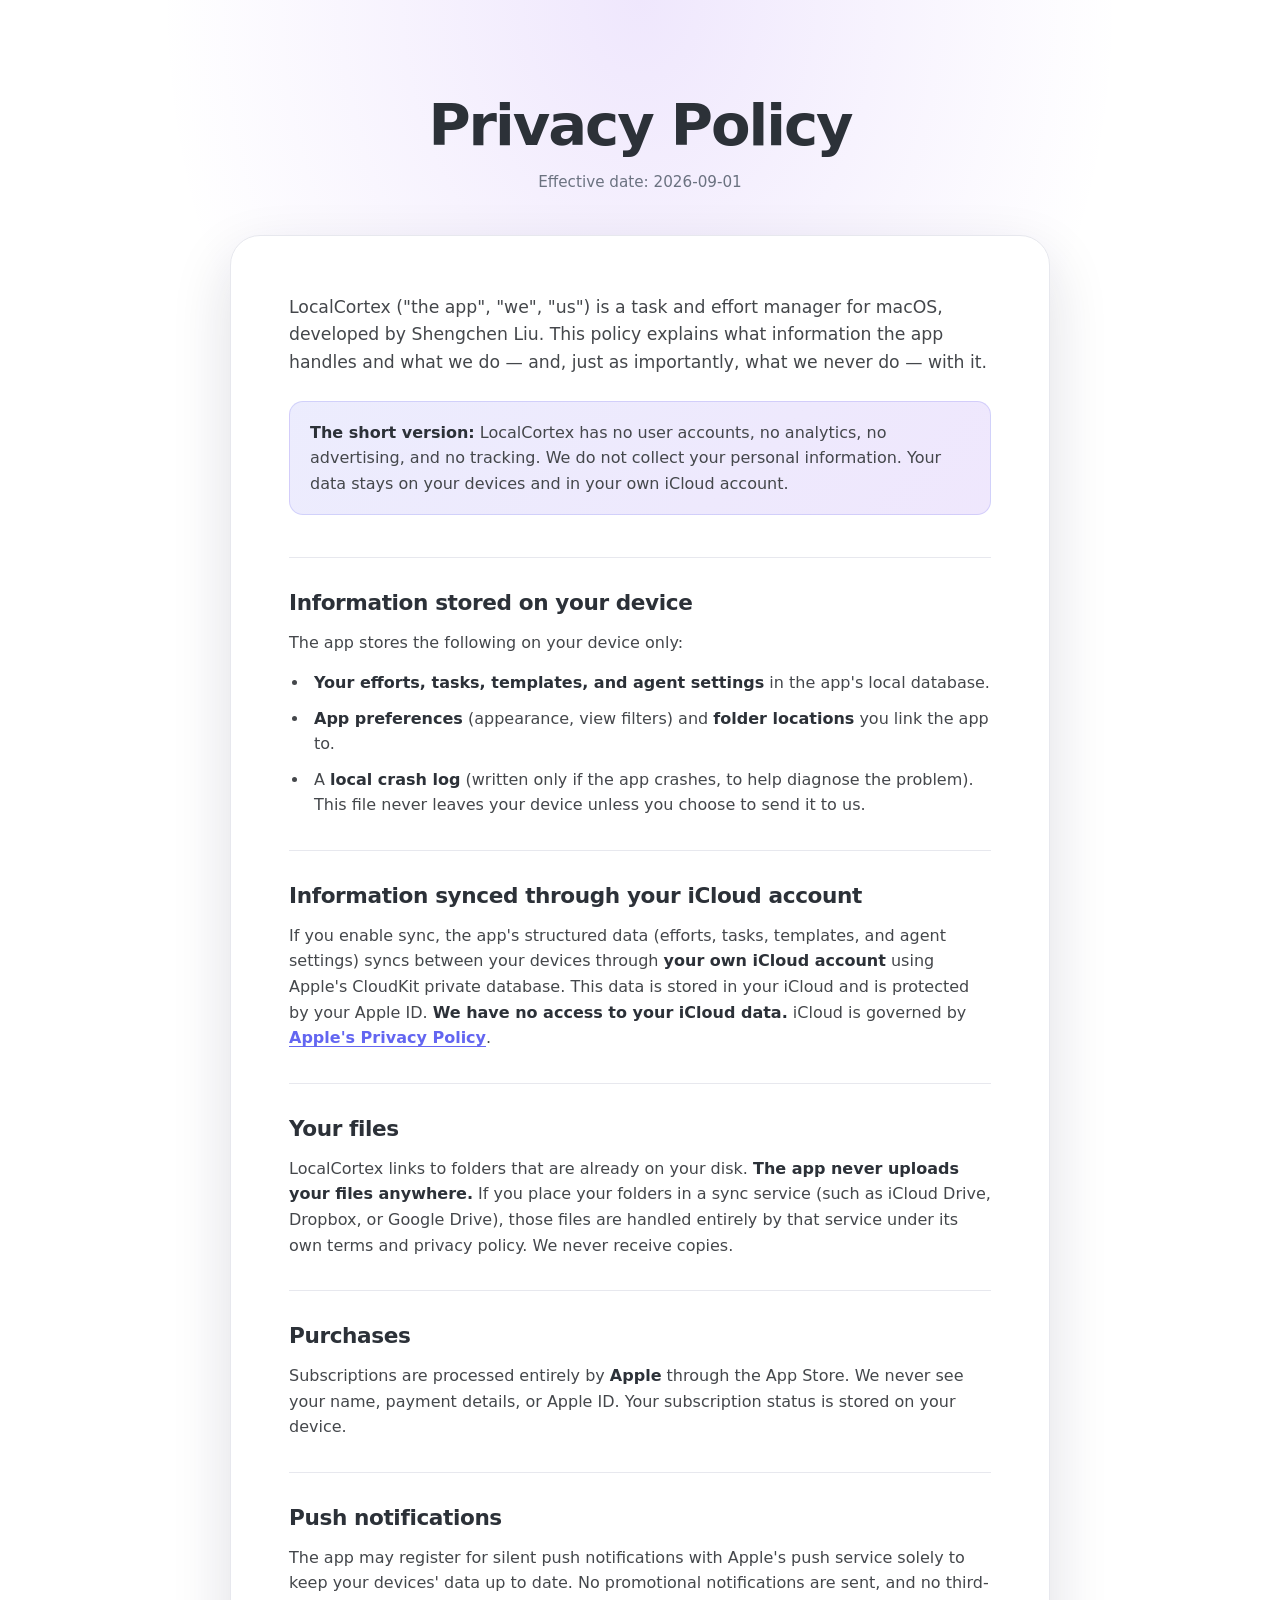
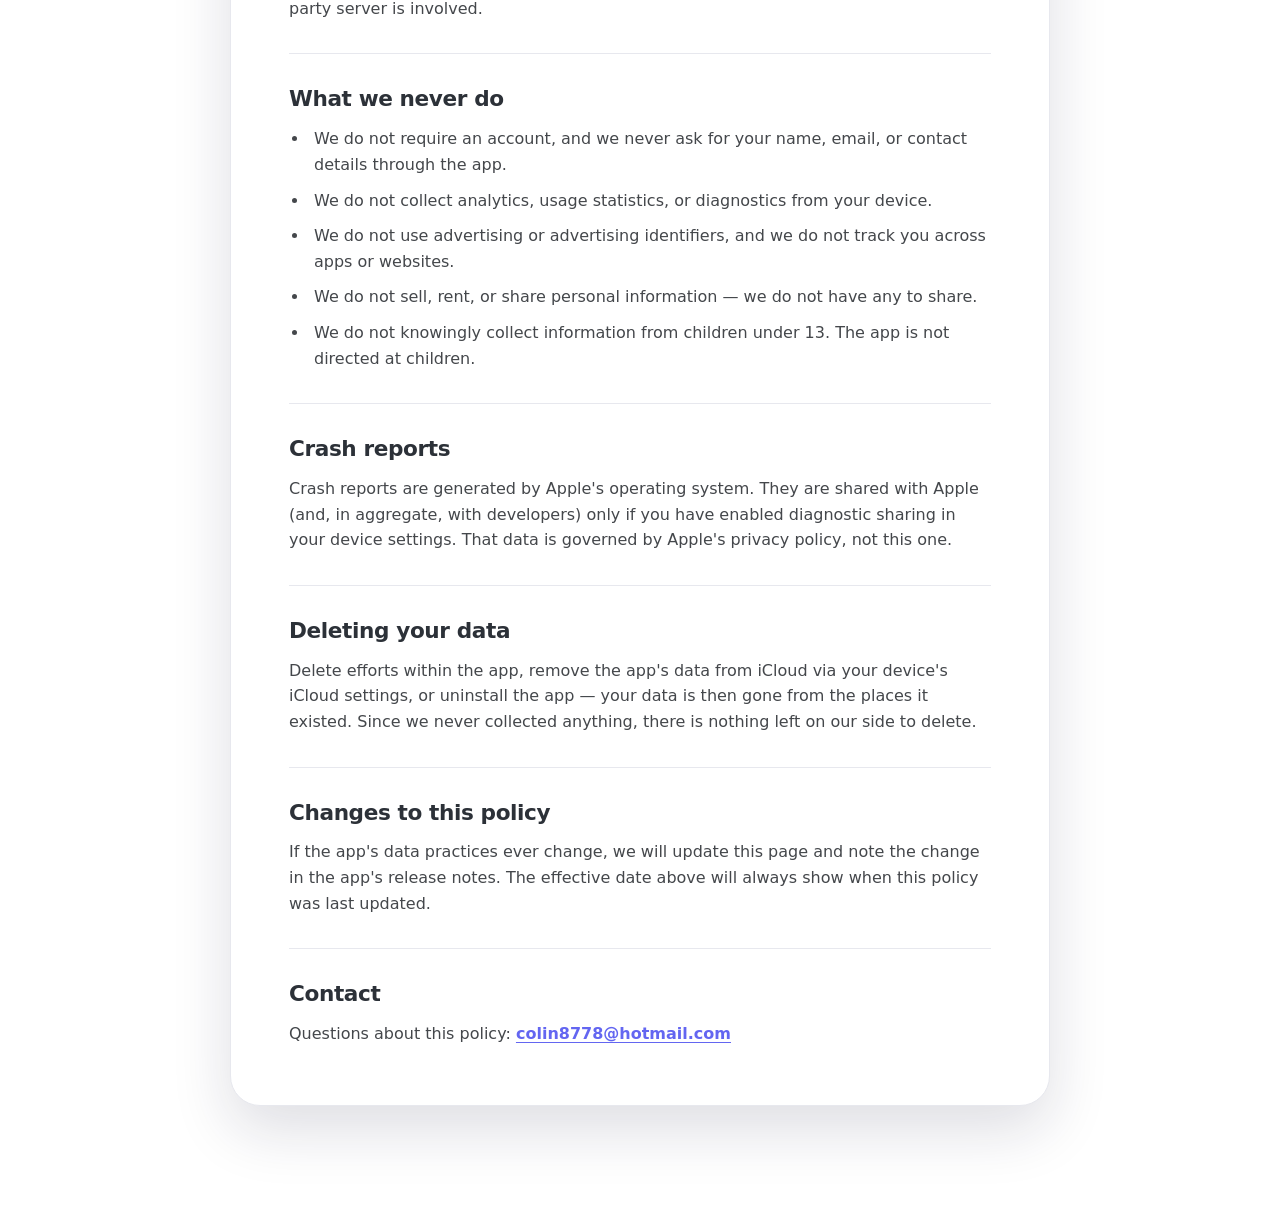
<file: privacy.html>
<!DOCTYPE html>
<html lang="en">
<head>
  <meta charset="UTF-8">
  <meta name="viewport" content="width=device-width, initial-scale=1.0">
  <title>Privacy Policy — LocalCortex</title>
  <meta name="description" content="LocalCortex Privacy Policy. Learn what information LocalCortex handles and what we never do with it.">
  <meta name="theme-color" content="#6366F1">
  <link rel="canonical" href="https://lingforcc.github.io/LocalCortex-productsite/privacy.html">
  <link rel="icon" type="image/svg+xml" href="assets/favicon.svg">
  <link rel="apple-touch-icon" href="assets/icon.svg">
  <link rel="stylesheet" href="css/styles.css?v=8">
</head>
<body>
  <a class="skip-link" href="#main">Skip to content</a>

  <main id="main" class="legal-page">
    <div class="legal-page__inner">
      <header class="legal-page__header">
        <h1 class="legal-page__title">Privacy Policy</h1>
        <p class="legal-page__effective">Effective date: <time datetime="2026-09-01">2026-09-01</time></p>
      </header>

      <article class="legal-card">
        <p class="legal-card__intro">
          LocalCortex ("the app", "we", "us") is a task and effort manager for macOS,
          developed by Shengchen Liu. This policy explains what
          information the app handles and what we do — and, just as importantly, what we
          never do — with it.
        </p>

        <p class="legal-card__summary">
          <strong>The short version:</strong> LocalCortex has no user accounts, no analytics, no
          advertising, and no tracking. We do not collect your personal information.
          Your data stays on your devices and in your own iCloud account.
        </p>

        <section class="legal-section" aria-labelledby="stored-on-device">
          <h2 id="stored-on-device">Information stored on your device</h2>
          <p>The app stores the following on your device only:</p>
          <ul>
            <li><strong>Your efforts, tasks, templates, and agent settings</strong> in the app's local database.</li>
            <li><strong>App preferences</strong> (appearance, view filters) and <strong>folder locations</strong> you link the app to.</li>
            <li>A <strong>local crash log</strong> (written only if the app crashes, to help diagnose the problem). This file never leaves your device unless you choose to send it to us.</li>
          </ul>
        </section>

        <section class="legal-section" aria-labelledby="icloud">
          <h2 id="icloud">Information synced through your iCloud account</h2>
          <p>
            If you enable sync, the app's structured data (efforts, tasks, templates, and
            agent settings) syncs between your devices through <strong>your own iCloud account</strong>
            using Apple's CloudKit private database. This data is stored in your iCloud and
            is protected by your Apple ID. <strong>We have no access to your iCloud data.</strong>
            iCloud is governed by <a href="https://www.apple.com/legal/privacy/" rel="noopener noreferrer">Apple's Privacy Policy</a>.
          </p>
        </section>

        <section class="legal-section" aria-labelledby="your-files">
          <h2 id="your-files">Your files</h2>
          <p>
            LocalCortex links to folders that are already on your disk. <strong>The app never
            uploads your files anywhere.</strong> If you place your folders in a sync service
            (such as iCloud Drive, Dropbox, or Google Drive), those files are handled
            entirely by that service under its own terms and privacy policy. We never
            receive copies.
          </p>
        </section>

        <section class="legal-section" aria-labelledby="purchases">
          <h2 id="purchases">Purchases</h2>
          <p>
            Subscriptions are processed entirely by <strong>Apple</strong> through the App Store.
            We never see your name, payment details, or Apple ID. Your subscription status is
            stored on your device.
          </p>
        </section>

        <section class="legal-section" aria-labelledby="push-notifications">
          <h2 id="push-notifications">Push notifications</h2>
          <p>
            The app may register for silent push notifications with Apple's push service
            solely to keep your devices' data up to date. No promotional notifications are
            sent, and no third-party server is involved.
          </p>
        </section>

        <section class="legal-section" aria-labelledby="never-do">
          <h2 id="never-do">What we never do</h2>
          <ul>
            <li>We do not require an account, and we never ask for your name, email, or contact details through the app.</li>
            <li>We do not collect analytics, usage statistics, or diagnostics from your device.</li>
            <li>We do not use advertising or advertising identifiers, and we do not track you across apps or websites.</li>
            <li>We do not sell, rent, or share personal information — we do not have any to share.</li>
            <li>We do not knowingly collect information from children under 13. The app is not directed at children.</li>
          </ul>
        </section>

        <section class="legal-section" aria-labelledby="crash-reports">
          <h2 id="crash-reports">Crash reports</h2>
          <p>
            Crash reports are generated by Apple's operating system. They are shared with
            Apple (and, in aggregate, with developers) only if you have enabled diagnostic
            sharing in your device settings. That data is governed by Apple's privacy
            policy, not this one.
          </p>
        </section>

        <section class="legal-section" aria-labelledby="deleting-data">
          <h2 id="deleting-data">Deleting your data</h2>
          <p>
            Delete efforts within the app, remove the app's data from iCloud via your
            device's iCloud settings, or uninstall the app — your data is then gone from
            the places it existed. Since we never collected anything, there is nothing
            left on our side to delete.
          </p>
        </section>

        <section class="legal-section" aria-labelledby="policy-changes">
          <h2 id="policy-changes">Changes to this policy</h2>
          <p>
            If the app's data practices ever change, we will update this page and note the
            change in the app's release notes. The effective date above will always show
            when this policy was last updated.
          </p>
        </section>

        <section class="legal-section" aria-labelledby="contact">
          <h2 id="contact">Contact</h2>
          <p>Questions about this policy: <a href="mailto:colin8778@hotmail.com">colin8778@hotmail.com</a></p>
        </section>
      </article>
    </div>
  </main>

</body>
</html>
</file>
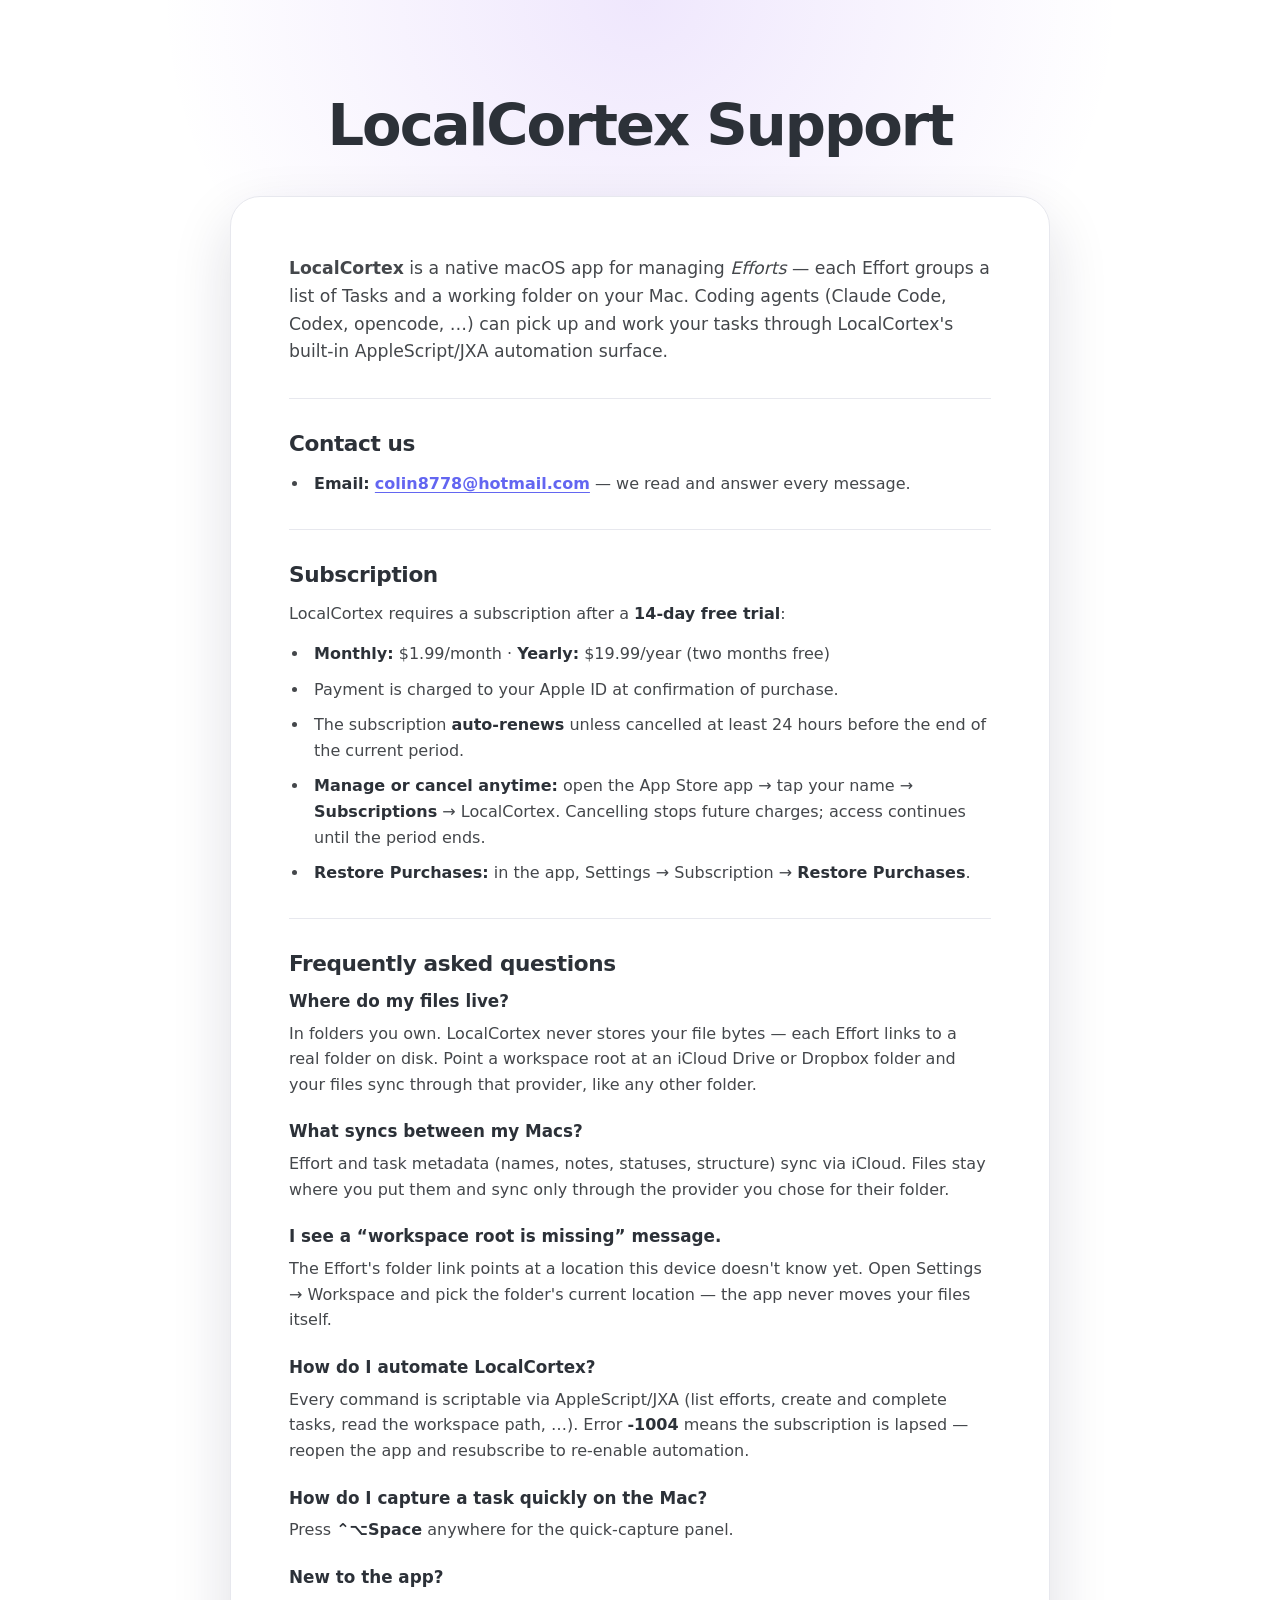
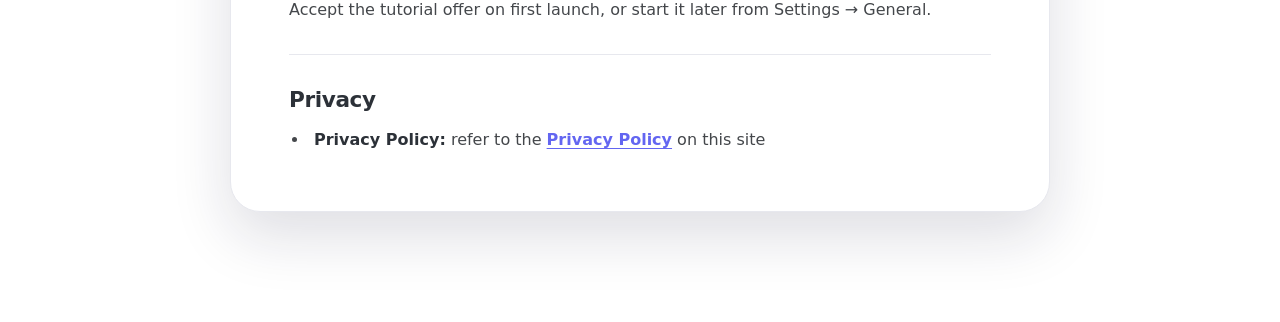
<file: support.html>
<!DOCTYPE html>
<html lang="en">
<head>
  <meta charset="UTF-8">
  <meta name="viewport" content="width=device-width, initial-scale=1.0">
  <title>Support — LocalCortex</title>
  <meta name="description" content="Get help with LocalCortex, subscriptions, syncing, workspace folders, and automation.">
  <meta name="theme-color" content="#6366F1">
  <link rel="canonical" href="https://lingforcc.github.io/LocalCortex-productsite/support.html">
  <link rel="icon" type="image/svg+xml" href="assets/favicon.svg">
  <link rel="apple-touch-icon" href="assets/icon.svg">
  <link rel="stylesheet" href="css/styles.css?v=8">
</head>
<body>
  <a class="skip-link" href="#main">Skip to content</a>

  <main id="main" class="legal-page">
    <div class="legal-page__inner">
      <header class="legal-page__header">
        <h1 class="legal-page__title">LocalCortex Support</h1>
      </header>

      <article class="legal-card">
        <p class="legal-card__intro">
          <strong>LocalCortex</strong> is a native macOS app for managing
          <em>Efforts</em> — each Effort groups a list of Tasks and a working folder on
          your Mac. Coding agents (Claude Code, Codex, opencode, …) can pick up and work
          your tasks through LocalCortex's built-in AppleScript/JXA automation surface.
        </p>

        <section class="legal-section" aria-labelledby="contact-us">
          <h2 id="contact-us">Contact us</h2>
          <ul>
            <li><strong>Email:</strong> <a href="mailto:colin8778@hotmail.com">colin8778@hotmail.com</a> — we read and answer every message.</li>
          </ul>
        </section>

        <section class="legal-section" aria-labelledby="subscription">
          <h2 id="subscription">Subscription</h2>
          <p>LocalCortex requires a subscription after a <strong>14-day free trial</strong>:</p>
          <ul>
            <li><strong>Monthly:</strong> $1.99/month · <strong>Yearly:</strong> $19.99/year (two months free)</li>
            <li>Payment is charged to your Apple ID at confirmation of purchase.</li>
            <li>The subscription <strong>auto-renews</strong> unless cancelled at least 24 hours before the end of the current period.</li>
            <li><strong>Manage or cancel anytime:</strong> open the App Store app → tap your name → <strong>Subscriptions</strong> → LocalCortex. Cancelling stops future charges; access continues until the period ends.</li>
            <li><strong>Restore Purchases:</strong> in the app, Settings → Subscription → <strong>Restore Purchases</strong>.</li>
          </ul>
        </section>

        <section class="legal-section" aria-labelledby="faq">
          <h2 id="faq">Frequently asked questions</h2>

          <div class="faq-item">
            <h3 class="faq-question">Where do my files live?</h3>
            <p>
              In folders you own. LocalCortex never stores your file bytes — each Effort
              links to a real folder on disk. Point a workspace root at an iCloud Drive
              or Dropbox folder and your files sync through that provider, like any
              other folder.
            </p>
          </div>

          <div class="faq-item">
            <h3 class="faq-question">What syncs between my Macs?</h3>
            <p>
              Effort and task metadata (names, notes, statuses, structure) sync via
              iCloud. Files stay where you put them and sync only through the provider
              you chose for their folder.
            </p>
          </div>

          <div class="faq-item">
            <h3 class="faq-question">I see a “workspace root is missing” message.</h3>
            <p>
              The Effort's folder link points at a location this device doesn't know
              yet. Open Settings → Workspace and pick the folder's current location —
              the app never moves your files itself.
            </p>
          </div>

          <div class="faq-item">
            <h3 class="faq-question">How do I automate LocalCortex?</h3>
            <p>
              Every command is scriptable via AppleScript/JXA (list efforts, create and
              complete tasks, read the workspace path, …). Error <strong>-1004</strong>
              means the subscription is lapsed — reopen the app and resubscribe to
              re-enable automation.
            </p>
          </div>

          <div class="faq-item">
            <h3 class="faq-question">How do I capture a task quickly on the Mac?</h3>
            <p>Press <strong>⌃⌥Space</strong> anywhere for the quick-capture panel.</p>
          </div>

          <div class="faq-item">
            <h3 class="faq-question">New to the app?</h3>
            <p>
              Accept the tutorial offer on first launch, or start it later from
              Settings → General.
            </p>
          </div>
        </section>

        <section class="legal-section" aria-labelledby="privacy">
          <h2 id="privacy">Privacy</h2>
          <ul>
            <li><strong>Privacy Policy:</strong> refer to the <a href="privacy.html">Privacy Policy</a> on this site</li>
          </ul>
        </section>
      </article>
    </div>
  </main>
</body>
</html>
</file>
<file: css/styles.css>
/* =================================================================
   LocalCortex — product site
   Hand-written CSS, no build step. Mobile-first, dark-mode aware.
   Brand palette sourced from the app icon + in-app DesignTokens.
   ================================================================= */

/* ---------- Design tokens ---------- */
:root {
  /* Brand gradient (from assets/icon.svg) */
  --brand-1: #6366F1;   /* indigo  */
  --brand-2: #7C3AED;   /* violet  */
  --brand-3: #4C1D95;   /* deep purple */
  --brand-grad: linear-gradient(135deg, var(--brand-1) 0%, var(--brand-2) 55%, var(--brand-3) 100%);
  --brand-soft: linear-gradient(135deg, rgba(99,102,241,.12), rgba(124,58,237,.12));

  /* In-app accent (DesignTokens.swift accentBlue) */
  --accent: #5B86D9;
  --accent-strong: #4a72c4;

  /* Light theme surfaces */
  --bg:            #ffffff;
  --bg-alt:        #f6f7fb;   /* alternating feature band */
  --bg-elevated:   #ffffff;
  --bg-tinted:     #f2f3f8;
  --border:        #e7e8ee;
  --border-strong: #d7d9e2;

  /* Text */
  --text:        #2c3138;
  --text-soft:   #44474b;
  --text-muted:  #6b7280;
  --text-faint:  #9aa0ab;

  /* Shot placeholders */
  --shot-bg:      linear-gradient(160deg, #fbfbfe, #eef0f7);
  --shot-border:  #dcdde5;
  --shot-text:    #8a8f9c;

  /* Radii + shadows */
  --r-sm: 8px;
  --r-md: 14px;
  --r-lg: 22px;
  --r-xl: 30px;
  --shadow-sm: 0 2px 8px rgba(20, 20, 50, .05);
  --shadow-md: 0 10px 34px rgba(20, 20, 60, .09);
  --shadow-lg: 0 24px 60px rgba(20, 20, 60, .14);

  /* Layout */
  --maxw: 1120px;
  --nav-h: 64px;

  --font: -apple-system, BlinkMacSystemFont, "SF Pro Display", "SF Pro Text",
          "Segoe UI", Roboto, system-ui, sans-serif;
  --mono: ui-monospace, "SF Mono", SFMono-Regular, Menlo, Monaco, Consolas, monospace;
}

@media (prefers-color-scheme: dark) {
  :root {
    --bg:            #0e0e12;
    --bg-alt:        #131319;
    --bg-elevated:   #1c1c22;
    --bg-tinted:     #202028;
    --border:        #2a2a33;
    --border-strong: #38384380;

    --text:        #f3f4f8;
    --text-soft:   #d6d8e0;
    --text-muted:  #9aa0ad;
    --text-faint:  #6b7180;

    --shot-bg:      linear-gradient(160deg, #1e1e26, #16161c);
    --shot-border:  #2e2e38;
    --shot-text:    #6b7180;

    --shadow-sm: 0 2px 8px rgba(0, 0, 0, .3);
    --shadow-md: 0 10px 34px rgba(0, 0, 0, .42);
    --shadow-lg: 0 24px 60px rgba(0, 0, 0, .55);
  }
}

/* ---------- Reset ---------- */
*, *::before, *::after { box-sizing: border-box; }
* { margin: 0; }
html { scroll-behavior: smooth; -webkit-text-size-adjust: 100%; }
body {
  font-family: var(--font);
  background: var(--bg);
  color: var(--text);
  line-height: 1.6;
  -webkit-font-smoothing: antialiased;
  -moz-osx-font-smoothing: grayscale;
  text-rendering: optimizeLegibility;
}
img, svg { display: block; max-width: 100%; }
a { color: inherit; text-decoration: none; }
ul { list-style: none; padding: 0; }
button { font: inherit; cursor: pointer; border: 0; background: none; color: inherit; }
code, kbd, pre { font-family: var(--mono); }

:focus-visible {
  outline: 2px solid var(--accent);
  outline-offset: 2px;
  border-radius: 4px;
}

.skip-link {
  position: absolute; left: -9999px; top: 0; z-index: 1000;
  background: var(--brand-1); color: #fff; padding: 10px 16px; border-radius: 0 0 8px 0;
}
.skip-link:focus { left: 0; }

/* ---------- Buttons ---------- */
.btn {
  display: inline-flex; align-items: center; justify-content: center; gap: 8px;
  font-weight: 600; font-size: .95rem;
  border-radius: var(--r-md);
  padding: 11px 20px;
  transition: transform .15s ease, box-shadow .2s ease, background .2s ease, opacity .2s ease;
  white-space: nowrap;
}
.btn--sm  { padding: 8px 16px; font-size: .875rem; }
.btn--lg  { padding: 15px 28px; font-size: 1.05rem; }

.btn--primary {
  background: var(--brand-grad);
  color: #fff;
  box-shadow: 0 6px 20px rgba(99, 102, 241, .32);
}
.btn--primary:hover { transform: translateY(-2px); box-shadow: 0 12px 28px rgba(99, 102, 241, .42); }
.btn--primary:active { transform: translateY(0); }

.btn--ghost {
  background: transparent;
  color: var(--text);
  border: 1px solid var(--border-strong);
}
.btn--ghost:hover { background: var(--bg-tinted); border-color: var(--accent); }

.btn--store {
  flex-direction: column; align-items: flex-start; gap: 0;
  background: #000; color: #fff;
  padding: 10px 18px; border-radius: var(--r-md);
  min-width: 150px;
}
.btn--store:hover { opacity: .85; }
.btn__store-top { font-size: .7rem; line-height: 1; }
.btn__store-bottom { font-size: 1.05rem; font-weight: 600; line-height: 1.2; }

/* =================================================================
   NAV
   ================================================================= */
.nav {
  position: sticky; top: 0; z-index: 100;
  background: rgba(255,255,255,.72);
  backdrop-filter: saturate(180%) blur(20px);
  -webkit-backdrop-filter: saturate(180%) blur(20px);
  border-bottom: 1px solid transparent;
  transition: border-color .25s ease, background .25s ease;
}
.nav.is-scrolled { border-bottom-color: var(--border); }
@media (prefers-color-scheme: dark) {
  .nav { background: rgba(14,14,18,.72); }
}

.nav__inner {
  max-width: var(--maxw); margin: 0 auto;
  height: var(--nav-h); padding: 0 24px;
  display: flex; align-items: center; gap: 20px;
}
.nav__brand { display: inline-flex; align-items: center; gap: 10px; font-weight: 700; font-size: 1.05rem; letter-spacing: -.01em; }
.nav__logo { border-radius: 7px; box-shadow: var(--shadow-sm); }

.nav__links { display: flex; gap: 26px; margin-left: auto; }
.nav__links a {
  color: var(--text-soft); font-weight: 500; font-size: .95rem;
  position: relative; padding: 6px 0;
}
.nav__links a::after {
  content: ""; position: absolute; left: 0; bottom: 0; height: 2px; width: 0;
  background: var(--brand-grad); transition: width .2s ease;
}
.nav__links a:hover { color: var(--text); }
.nav__links a:hover::after { width: 100%; }

.nav__cta { margin-left: auto; }
.nav__toggle { display: none; }

.nav__mobile {
  display: none;
  flex-direction: column; gap: 8px;
  padding: 0 24px 18px;
  background: var(--bg);
  border-bottom: 1px solid var(--border);
}
.nav__mobile a { padding: 12px 4px; color: var(--text-soft); font-weight: 500; }
.nav__mobile .btn { margin-top: 8px; }

/* =================================================================
   HERO
   ================================================================= */
.hero {
  padding: calc(var(--nav-h) + 56px) 24px 80px;
  position: relative; overflow: hidden;
}
.hero::before {
  /* Soft brand glow behind hero */
  content: ""; position: absolute; inset: -20% -10% auto -10%; height: 540px;
  background: radial-gradient(60% 50% at 50% 0%, rgba(124,58,237,.18), rgba(99,102,241,.10) 40%, transparent 70%);
  pointer-events: none; z-index: 0;
}
.hero__inner {
  max-width: var(--maxw); margin: 0 auto;
  display: grid; grid-template-columns: 1.05fr .95fr; gap: 60px; align-items: center;
  position: relative; z-index: 1;
}
.hero__icon {
  width: 84px; height: 84px; border-radius: 20px;
  box-shadow: var(--shadow-md); margin-bottom: 28px;
}
.hero__title {
  font-size: clamp(2.4rem, 5.2vw, 3.7rem);
  line-height: 1.04; letter-spacing: -.035em; font-weight: 800;
  margin-bottom: 22px;
}
.hero__sub {
  font-size: 1.16rem; color: var(--text-soft); max-width: 540px; margin-bottom: 32px;
}
.hero__sub strong { color: var(--text); }
.hero__actions { display: flex; flex-wrap: wrap; gap: 14px; margin-bottom: 22px; }
.hero__meta { color: var(--text-muted); font-size: .9rem; }

/* =================================================================
   FEATURE SECTIONS (alternating)
   ================================================================= */
.feature {
  padding: 90px 24px;
  background: var(--bg);
  border-top: 1px solid var(--border);
}
.feature--alt { background: var(--bg-alt); }

.feature__inner {
  max-width: var(--maxw); margin: 0 auto;
  display: grid; grid-template-columns: 1fr 1fr; gap: 64px; align-items: center;
}
/* Alternate order: every other .feature puts the visual on the right by default;
   .feature--alt markup already has the visual first, so we flip text/visual via order. */
.feature--alt .feature__text  { order: 2; }
.feature--alt .feature__visual { order: 1; }

.eyebrow {
  text-transform: uppercase; letter-spacing: .12em; font-size: .76rem;
  font-weight: 700; color: var(--brand-2); margin-bottom: 14px;
}
.eyebrow--accent { color: var(--brand-1); }
@media (prefers-color-scheme: dark) { .eyebrow { color: #a78bfa; } .eyebrow--accent { color: #93a8f7; } }

.feature__title {
  font-size: clamp(1.7rem, 3.2vw, 2.35rem);
  line-height: 1.12; letter-spacing: -.025em; font-weight: 700;
  margin-bottom: 18px;
}
.feature__lede {
  font-size: 1.08rem; color: var(--text-soft); margin-bottom: 32px;
}
.feature__lede strong { color: var(--text); }

/* Inline links inside feature copy (lede, points) */
.feature__lede a,
.point a {
  color: var(--brand-1); font-weight: 600;
  text-decoration: underline; text-underline-offset: 3px;
}
.feature__lede a:hover,
.point a:hover { color: var(--brand-2); }
@media (prefers-color-scheme: dark) {
  .feature__lede a,
  .point a { color: #93a8f7; }
  .feature__lede a:hover,
  .point a:hover { color: #a5b4fc; }
}

.feature__points { display: flex; flex-direction: column; gap: 22px; }
.point h3 { font-size: 1.02rem; font-weight: 650; margin-bottom: 6px; }
.point p { color: var(--text-muted); font-size: .97rem; }

/* ---------- Tool grid (agent surface) ---------- */
.tool-grid {
  display: grid; grid-template-columns: repeat(2, minmax(0,1fr)); gap: 10px;
  margin: 8px 0 32px;
}
.tool-grid li {
  display: flex; flex-direction: column; gap: 2px;
  background: var(--bg-elevated); border: 1px solid var(--border);
  border-radius: var(--r-md); padding: 10px 14px;
}
.tool-grid code { font-size: .88rem; color: var(--brand-2); font-weight: 600; }
@media (prefers-color-scheme: dark) { .tool-grid code { color: #c4b5fd; } }
.tool-grid span { font-size: .8rem; color: var(--text-muted); }

/* =================================================================
   SHOTS — screenshot slots (placeholder until the PNG is dropped in)
   ================================================================= */
.shot {
  border-radius: var(--r-lg);
  overflow: hidden;
}
.shot__placeholder {
  background: var(--shot-bg);
  border: 1px solid var(--shot-border);
  border-radius: var(--r-lg);
  min-height: 280px;
  display: flex; flex-direction: column; align-items: center; justify-content: center; gap: 6px;
  color: var(--shot-text);
  text-align: center;
}
.shot__label { font-weight: 700; font-size: 1.05rem; color: var(--text-soft); }
.shot__hint { font-size: .82rem; }

/* Embedded screenshot: plain image, no device chrome */
.shot img {
  display: block;
  width: 100%; height: auto;
}

/* Hero collage placeholder */
.shot__placeholder--collage {
  min-height: 380px; aspect-ratio: 4 / 3;
}

/* Code panel */
.shot--code .shot__placeholder--code {
  text-align: left; align-items: stretch;
  min-height: 320px; padding: 26px 28px;
}
.shot--code pre { font-size: .9rem; line-height: 1.7; color: var(--text-soft); white-space: pre-wrap; word-break: break-word; }
.shot--code .c { color: var(--text-faint); }
.shot--code .s { color: var(--accent); }

/* Tabbed shot */
.shot--tabbed { background: transparent; }
.shot__tabs {
  display: inline-flex; gap: 4px;
  background: var(--bg-tinted); border: 1px solid var(--border);
  border-radius: 999px; padding: 4px;
  margin-bottom: 16px;
}
.shot__tab {
  padding: 7px 20px; border-radius: 999px;
  font-size: .88rem; font-weight: 600; color: var(--text-muted);
  transition: background .2s ease, color .2s ease;
}
.shot__tab.is-active { background: var(--bg-elevated); color: var(--text); box-shadow: var(--shadow-sm); }
.shot__panel:not(.is-active) { display: none; }

/* Feature audience tabs (For Human / For Agent) */
.feature-tabs-wrap {
  position: sticky; top: var(--nav-h); z-index: 90;
  padding: 12px 24px 38px;
}
.feature-tabs-wrap.is-stuck {
  background: var(--bg);
  box-shadow: 0 14px 28px -20px rgba(20, 20, 60, .35);
}
.feature-tabs {
  display: flex; justify-content: center; gap: 4px;
  background: var(--bg-tinted); border: 1px solid var(--border);
  border-radius: 999px; padding: 4px;
  width: max-content; margin: 0 auto;
  scroll-margin-top: calc(var(--nav-h) + 12px);
}
.feature-tab {
  padding: 10px 30px; border-radius: 999px;
  font-size: .95rem; font-weight: 600; color: var(--text-muted);
  transition: background .2s ease, color .2s ease;
}
.feature-tab.is-active { background: var(--bg-elevated); color: var(--text); box-shadow: var(--shadow-sm); }
.feature-panel[hidden] { display: none; }

/* =================================================================
   SECTION TITLES
   ================================================================= */
.section-title {
  text-align: center; font-size: clamp(1.8rem, 3.6vw, 2.6rem);
  font-weight: 800; letter-spacing: -.025em; margin-bottom: 14px;
}
.section-lede { text-align: center; color: var(--text-muted); font-size: 1.08rem; margin-bottom: 56px; }

/* =================================================================
   DOWNLOAD
   ================================================================= */
.download {
  padding: 100px 24px;
  background: var(--bg-alt);
  border-top: 1px solid var(--border);
  position: relative; overflow: hidden;
}
.download::before {
  content: ""; position: absolute; inset: 0 auto 0 0; right: 0; height: 100%;
  background: radial-gradient(50% 60% at 50% 30%, rgba(124,58,237,.12), transparent 70%);
  pointer-events: none;
}
.download__inner { max-width: var(--maxw); margin: 0 auto; position: relative; }

.platforms {
  display: grid; grid-template-columns: repeat(3, minmax(0,1fr)); gap: 22px;
}
.platform {
  background: var(--bg-elevated);
  border: 1px solid var(--border);
  border-radius: var(--r-xl);
  padding: 36px 30px;
  text-align: center;
  display: flex; flex-direction: column; align-items: center; gap: 8px;
  box-shadow: var(--shadow-sm);
  transition: transform .2s ease, box-shadow .2s ease;
}
.platform:hover { transform: translateY(-4px); box-shadow: var(--shadow-md); }
.platform__icon {
  width: 64px; height: 64px; border-radius: 18px;
  display: grid; place-items: center;
  background: var(--brand-grad); color: #fff;
  box-shadow: 0 8px 22px rgba(99,102,241,.32);
  margin-bottom: 10px;
}
.platform__name { font-size: 1.3rem; font-weight: 700; }
.platform__req { color: var(--text-muted); font-size: .92rem; margin-bottom: 6px; }
.platform__note { color: var(--text-soft); font-size: .92rem; margin-bottom: 18px; min-height: 2.6em; }

/* =================================================================
   FOOTER
   ================================================================= */
.footer { background: var(--bg); border-top: 1px solid var(--border); padding: 60px 24px 30px; }
.footer__inner {
  max-width: var(--maxw); margin: 0 auto;
  display: grid; grid-template-columns: 1.6fr 1fr 1fr 1fr; gap: 40px;
  padding-bottom: 36px; border-bottom: 1px solid var(--border);
}
.footer__brand { display: inline-flex; align-items: center; gap: 10px; font-weight: 700; font-size: 1.1rem; margin-bottom: 12px; }
.footer__logo { border-radius: 6px; }
.footer__col h4 { font-size: .8rem; text-transform: uppercase; letter-spacing: .08em; color: var(--text-faint); margin-bottom: 14px; }
.footer__col li { margin-bottom: 9px; }
.footer__col a { color: var(--text-soft); font-size: .95rem; transition: color .15s ease; }
.footer__col a:hover { color: var(--accent); }
.footer__bottom {
  max-width: var(--maxw); margin: 24px auto 0;
  display: flex; justify-content: space-between; align-items: center; flex-wrap: wrap; gap: 10px;
  color: var(--text-faint); font-size: .85rem;
}

/* =================================================================
   SCROLL REVEAL
   ================================================================= */
.reveal { opacity: 0; transform: translateY(24px); transition: opacity .6s ease, transform .6s ease; }
.reveal.is-visible { opacity: 1; transform: none; }
@media (prefers-reduced-motion: reduce) {
  * { scroll-behavior: auto !important; }
  .reveal { opacity: 1 !important; transform: none !important; transition: none !important; }
  .btn, .platform { transition: none !important; }
}

/* =================================================================
   RESPONSIVE
   ================================================================= */
@media (max-width: 960px) {
  .hero__inner { grid-template-columns: 1fr; gap: 40px; }
  .hero__visual { order: -1; max-width: 560px; }
  .feature__inner { grid-template-columns: 1fr; gap: 40px; }
  .feature--alt .feature__text,
  .feature--alt .feature__visual { order: 0; }
  .platforms { grid-template-columns: 1fr; max-width: 460px; margin: 0 auto; }
  .platform__note { min-height: 0; }
}

@media (max-width: 720px) {
  .nav__links, .nav__cta { display: none; }
  .nav__toggle {
    display: inline-flex; flex-direction: column; gap: 5px;
    margin-left: auto; padding: 8px; border-radius: 8px;
  }
  .nav__toggle-bar { width: 22px; height: 2px; background: var(--text); border-radius: 2px; transition: transform .25s ease, opacity .2s ease; }
  .nav__toggle[aria-expanded="true"] .nav__toggle-bar:nth-child(1) { transform: translateY(7px) rotate(45deg); }
  .nav__toggle[aria-expanded="true"] .nav__toggle-bar:nth-child(2) { opacity: 0; }
  .nav__toggle[aria-expanded="true"] .nav__toggle-bar:nth-child(3) { transform: translateY(-7px) rotate(-45deg); }
  .nav__mobile[hidden] { display: none; }
  .nav__mobile { display: flex; }

  .hero { padding-top: calc(var(--nav-h) + 30px); }
  .hero__title { font-size: clamp(2rem, 8vw, 2.8rem); }
  .tool-grid { grid-template-columns: 1fr; }
}

@media (max-width: 480px) {
  .footer__inner { grid-template-columns: 1fr 1fr; gap: 28px; }
  .footer__col--brand { grid-column: 1 / -1; }
  .feature, .download { padding: 64px 20px; }
}

/* =================================================================
   PRIVACY POLICY
   ================================================================= */
.legal-page {
  padding: 96px 24px 110px;
  background:
    radial-gradient(50% 30% at 50% 0%, rgba(124,58,237,.12), transparent 75%),
    var(--bg);
}

.legal-page__inner { max-width: 820px; margin: 0 auto; }

.legal-page__header { text-align: center; margin-bottom: 40px; }
.legal-page__title {
  font-size: clamp(2.35rem, 5vw, 3.6rem);
  line-height: 1.05;
  letter-spacing: -.035em;
  font-weight: 800;
  margin-bottom: 14px;
}
.legal-page__effective { color: var(--text-muted); font-size: .95rem; }

.legal-card {
  background: var(--bg-elevated);
  border: 1px solid var(--border);
  border-radius: var(--r-xl);
  box-shadow: var(--shadow-lg);
  padding: clamp(28px, 5vw, 58px);
}
.legal-card__intro {
  color: var(--text-soft);
  font-size: 1.08rem;
  margin-bottom: 24px;
}
.legal-card__summary {
  background: var(--brand-soft);
  border: 1px solid rgba(99,102,241,.2);
  border-radius: var(--r-md);
  padding: 18px 20px;
  color: var(--text-soft);
  margin-bottom: 42px;
}
.legal-card__summary strong { color: var(--text); }

.legal-section {
  padding-top: 32px;
  margin-top: 32px;
  border-top: 1px solid var(--border);
}
.legal-section h2 {
  font-size: 1.35rem;
  line-height: 1.2;
  letter-spacing: -.018em;
  margin-bottom: 14px;
}
.faq-item + .faq-item { margin-top: 24px; }
.faq-question {
  font-size: 1.05rem;
  line-height: 1.3;
  margin-bottom: 8px;
}
.legal-section p,
.legal-section li {
  color: var(--text-soft);
  font-size: 1rem;
}
.legal-section p { margin-bottom: 14px; }
.legal-section p:last-child { margin-bottom: 0; }
.legal-section ul { padding-left: 1.25rem; list-style: disc; }
.legal-section li { padding-left: 5px; margin-bottom: 10px; }
.legal-section li:last-child { margin-bottom: 0; }
.legal-section strong { color: var(--text); }
.legal-section a {
  color: var(--brand-1);
  font-weight: 600;
  text-decoration: underline;
  text-underline-offset: 3px;
}
.legal-section a:hover { color: var(--brand-2); }

@media (prefers-color-scheme: dark) {
  .legal-section a { color: #93a8f7; }
  .legal-section a:hover { color: #a5b4fc; }
}

@media (max-width: 720px) {
  .legal-page { padding: 64px 20px 76px; }
  .legal-page__header { margin-bottom: 28px; }
  .legal-card { border-radius: var(--r-lg); padding: 26px 22px; }
  .legal-card__summary { margin-bottom: 30px; }
  .legal-section { padding-top: 26px; margin-top: 26px; }
}
</file>
